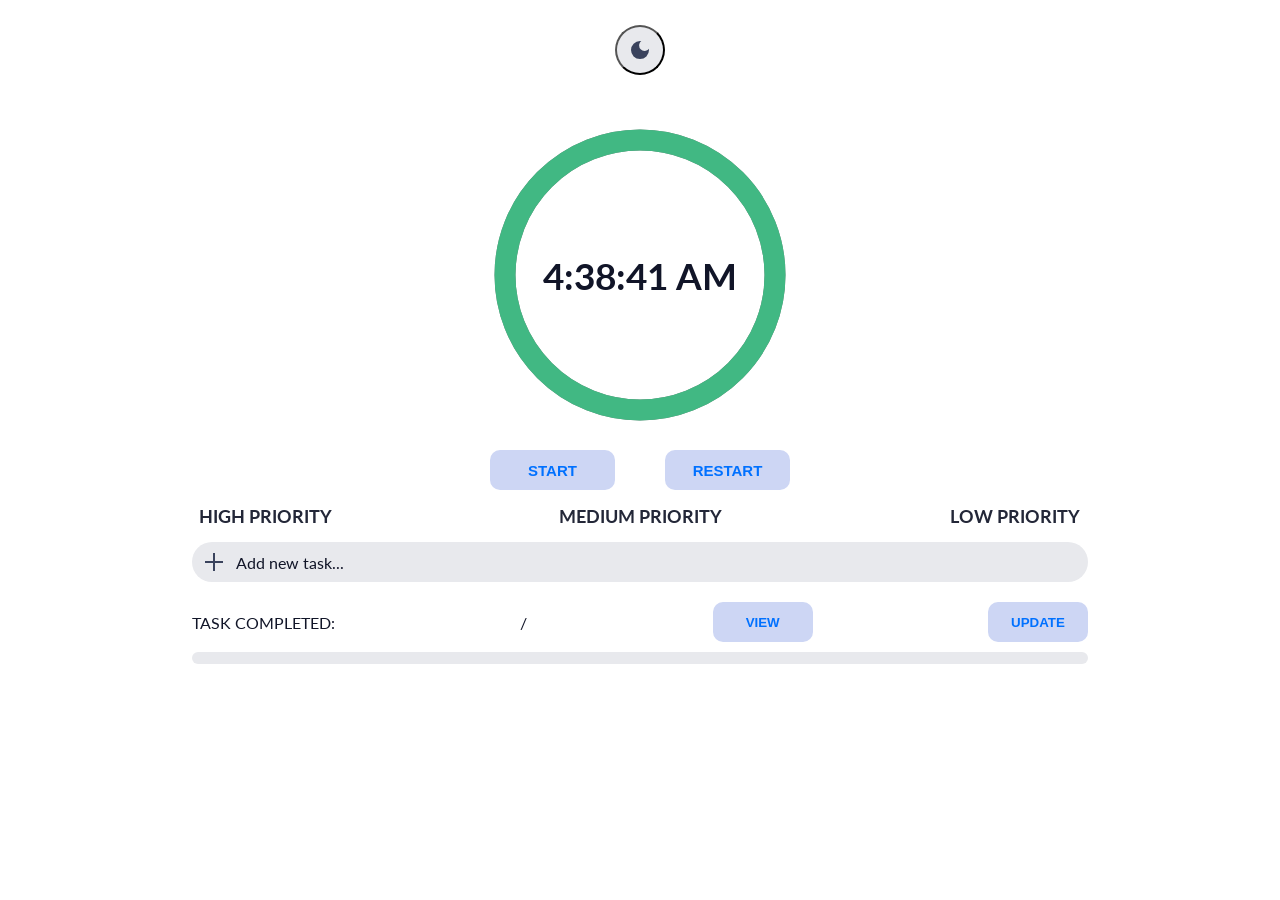
<file: index.html>
<!DOCTYPE html>
<html lang="en">

<head>
    <meta charset="UTF-8">
    <meta name="viewport" content="width=device-width, initial-scale=1.0">
    <link rel="stylesheet" href="main.css">
    <link rel="preconnect" href="https://fonts.googleapis.com">
    <link rel="preconnect" href="https://fonts.gstatic.com" crossorigin>
    <link href="https://fonts.googleapis.com/css2?family=Lato:ital,wght@0,100;0,300;0,400;0,700;0,900;1,100;1,300;1,400;1,700;1,900&display=swap" rel="stylesheet">
    <script type="text/javascript" src="main.js" defer></script>
    <title>BLOCK</title>
</head>

<body>
    <header id="header">
        <button id="theme-switch">
            <!--DARK--> <svg xmlns="http://www.w3.org/2000/svg" height="24px" viewBox="0 -960 960 960" width="24px"
                fill="#e3e3e3">
                <path
                    d="M480-120q-150 0-255-105T120-480q0-150 105-255t255-105q14 0 27.5 1t26.5 3q-41 29-65.5 75.5T444-660q0 90 63 153t153 63q55 0 101-24.5t75-65.5q2 13 3 26.5t1 27.5q0 150-105 255T480-120Z" />
            </svg>
            <!--LIGHT--><svg xmlns="http://www.w3.org/2000/svg" height="24px" viewBox="0 -960 960 960" width="24px" 
                fill="#EA3323">
                <path
                    d="M440-800v-120h80v120h-80Zm0 760v-120h80v120h-80Zm360-400v-80h120v80H800Zm-760 0v-80h120v80H40Zm708-252-56-56 70-72 58 58-72 70ZM198-140l-58-58 72-70 56 56-70 72Zm564 0-70-72 56-56 72 70-58 58ZM212-692l-72-70 58-58 70 72-56 56Zm98 382q-70-70-70-170t70-170q70-70 170-70t170 70q70 70 70 170t-70 170q-70 70-170 70t-170-70Z"/>
                </svg>
        </button>
    </header>

    <div id="time-wrapper" class="time-wrapper show-clock">
        <div class="time-box" id="time-box">
            <div class="input-mode">
                <input placeholder="00" id="hour-input">
                <span>:</span>
                <input placeholder="00" id="min-input">
                <span>:</span>
                <input placeholder="00" id="sec-input">
            </div>
        </div>
        <div id="timer"></div>
        <h1 id="current-time" class="clock">12:00:00</h1>
    </div>

    <div class="button-wrapper">
        <button class="item item-1" id="start-button">START</button>
        <button class="item item-2" id="restart-button">RESTART</button>
    </div>

    <div class="priority-wrapper">
        <div class="priority">
            <b>
                <div class="prio">HIGH PRIORITY</div>
            </b>
            <div class="list" id="high-list">

            </div>
        </div>
        <div class="priority">
            <b>
                <div class="prio">MEDIUM PRIORITY</div>
            </b>
            <div class="list" id="medium-list">

            </div>
        </div>
        <div class="priority">
            <b>
                <div class="prio">LOW PRIORITY</div>
            </b>
            <div class="list" id="low-list">

            </div>
        </div>
    </div>

    <div class="add-wrapper">
        <!--ADD--> <svg xmlns="http://www.w3.org/2000/svg" height="24px" viewBox="0 -960 960 960" width="24px"
            fill="#e3e3e3">
            <path d="M440-120v-320H120v-80h320v-320h80v320h320v80H520v320h-80Z" />
        </svg>
        <div class="new-task" id="add-task">Add new task...</div>
    </div>

    <div class="pop-wrapper" id="pop-wrapper">
        <div class="pop-content">
            <div class="pop-header">
                <h3>New Task</h3>
                <!--CROSS--> <svg id="close-task" xmlns="http://www.w3.org/2000/svg" height="24px"
                    viewBox="0 -960 960 960" width="24px" fill="#e3e3e3">
                    <path
                        d="m256-200-56-56 224-224-224-224 56-56 224 224 224-224 56 56-224 224 224 224-56 56-224-224-224 224Z" />
                </svg>
            </div>
            <div class="title-wrapper-wrap">
                <div class="title-wrapper">
                    <!--TITLE--> <svg xmlns="http://www.w3.org/2000/svg" height="24px" viewBox="0 -960 960 960"
                        width="24px" fill="#e3e3e3">
                        <path
                            d="M200-120q-33 0-56.5-23.5T120-200v-560q0-33 23.5-56.5T200-840h357l-80 80H200v560h560v-278l80-80v358q0 33-23.5 56.5T760-120H200Zm280-360ZM360-360v-170l367-367q12-12 27-18t30-6q16 0 30.5 6t26.5 18l56 57q11 12 17 26.5t6 29.5q0 15-5.5 29.5T897-728L530-360H360Zm481-424-56-56 56 56ZM440-440h56l232-232-28-28-29-28-231 231v57Zm260-260-29-28 29 28 28 28-28-28Z" />
                    </svg>
                    <b>
                        <div class="title">Title</div>
                    </b>
                    <input type="text" id="task-input">
                </div>
                <div class="pop-priority-wrapper">
                    <!--PRIORITY--> <svg xmlns="http://www.w3.org/2000/svg" height="24px" viewBox="0 -960 960 960"
                        width="24px" fill="#e3e3e3">
                        <path d="M120-240v-80h240v80H120Zm0-200v-80h480v80H120Zm0-200v-80h720v80H120Z" />
                    </svg>
                    <b>
                        <div class="pop-priority">Priority</div>
                    </b>
                    <div class="pop-priority-class">
                        <button class="high priority-class" data-priority="high">High</button>
                        <button class="medium priority-class" data-priority="medium">Medium</button>
                        <button class="low priority-class" data-priority="low">Low</button>
                    </div>
                </div>
            </div>
            <hr>
            <div class="actions">
                <button id="reset-task">Reset</button>
                <button id="save-task">Save</button>
            </div>
        </div>
    </div>

    <div class="task-wrapper">
        <div class="task-completed">TASK COMPLETED:</div>
        <div class="task-status">
            <div class="task-finished" id="finished">0</div>
            /
            <div class="task-unfinished" id="unfinished">0</div>
        </div>
        <button id="view-button">VIEW</button>
        <button id="update-button">UPDATE</button>
    </div>

    <div class="view-task-wrapper" id="view-wrapper">
        <div class="view-content">
            <div class="view-header">
                <h3>Finished Tasks</h3>
                <!--CROSS--> <svg id="close-view" xmlns="http://www.w3.org/2000/svg" height="24px"
                    viewBox="0 -960 960 960" width="24px" fill="#e3e3e3">
                    <path
                        d="m256-200-56-56 224-224-224-224 56-56 224 224 224-224 56 56-224 224 224 224-56 56-224-224-224 224Z" />
                </svg>
            </div>
            <div id="task-view-wrapper" class="task-view-wrapper">
            </div>
        </div>
    </div>

    <div class="skills-bar">
        <div class="progress-line-wrapper">
            <div class="progress-line"><span id="progress-fill"></span></div>
        </div>
    </div>
</body>

</html>
</file>
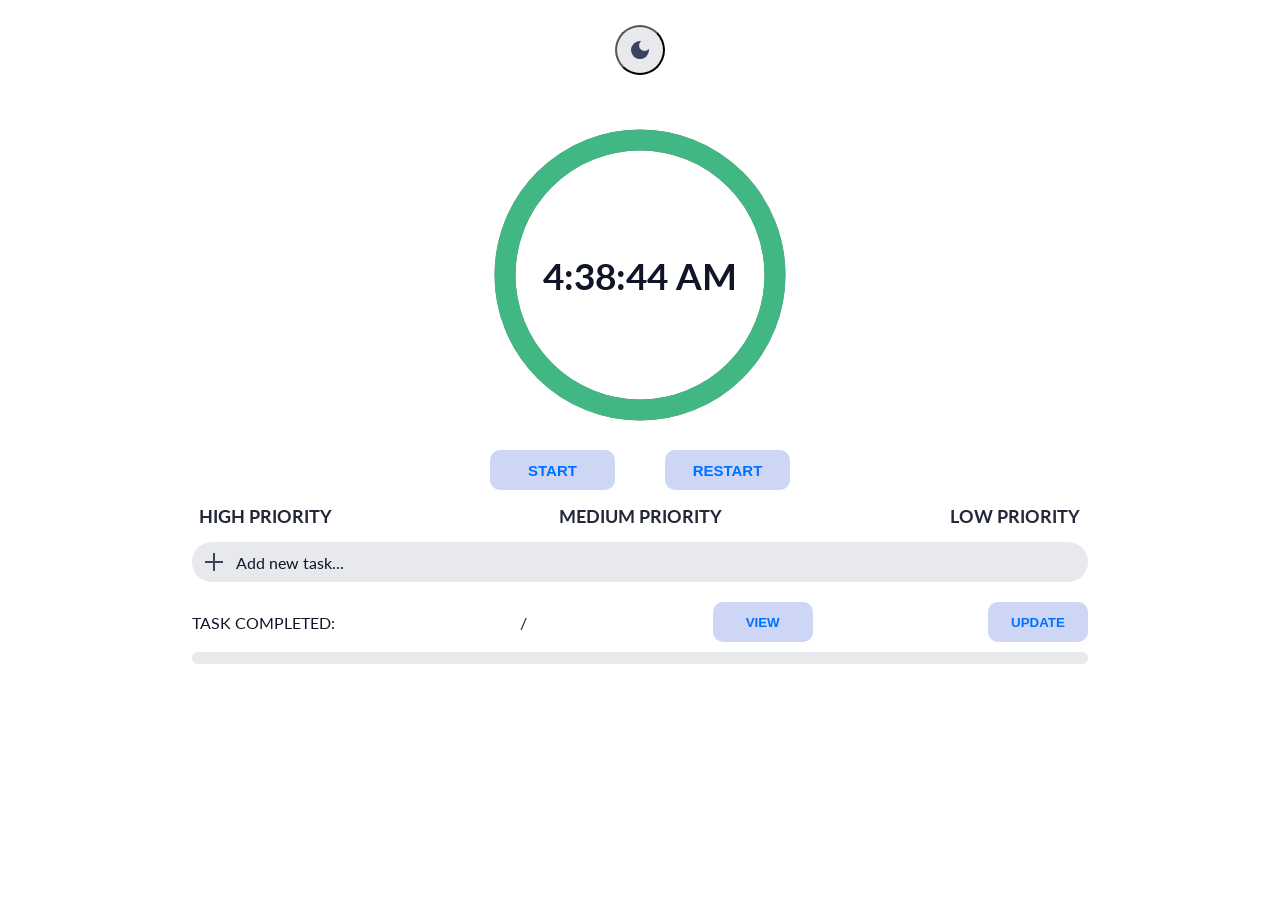
<file: main.html>
<!DOCTYPE html>
<html lang="en">

<head>
    <meta charset="UTF-8">
    <meta name="viewport" content="width=device-width, initial-scale=1.0">
    <link rel="stylesheet" href="main.css">
    <link rel="preconnect" href="https://fonts.googleapis.com">
    <link rel="preconnect" href="https://fonts.gstatic.com" crossorigin>
    <link href="https://fonts.googleapis.com/css2?family=Lato:ital,wght@0,100;0,300;0,400;0,700;0,900;1,100;1,300;1,400;1,700;1,900&display=swap" rel="stylesheet">
    <script type="text/javascript" src="main.js" defer></script>
    <title>BLOCK</title>
</head>

<body>
    <header id="header">
        <button id="theme-switch">
            <!--DARK--> <svg xmlns="http://www.w3.org/2000/svg" height="24px" viewBox="0 -960 960 960" width="24px"
                fill="#e3e3e3">
                <path
                    d="M480-120q-150 0-255-105T120-480q0-150 105-255t255-105q14 0 27.5 1t26.5 3q-41 29-65.5 75.5T444-660q0 90 63 153t153 63q55 0 101-24.5t75-65.5q2 13 3 26.5t1 27.5q0 150-105 255T480-120Z" />
            </svg>
            <!--LIGHT--><svg xmlns="http://www.w3.org/2000/svg" height="24px" viewBox="0 -960 960 960" width="24px" 
                fill="#EA3323">
                <path
                    d="M440-800v-120h80v120h-80Zm0 760v-120h80v120h-80Zm360-400v-80h120v80H800Zm-760 0v-80h120v80H40Zm708-252-56-56 70-72 58 58-72 70ZM198-140l-58-58 72-70 56 56-70 72Zm564 0-70-72 56-56 72 70-58 58ZM212-692l-72-70 58-58 70 72-56 56Zm98 382q-70-70-70-170t70-170q70-70 170-70t170 70q70 70 70 170t-70 170q-70 70-170 70t-170-70Z"/>
                </svg>
        </button>
    </header>

    <div id="time-wrapper" class="time-wrapper show-clock">
        <div class="time-box" id="time-box">
            <div class="input-mode">
                <input placeholder="00" id="hour-input">
                <span>:</span>
                <input placeholder="00" id="min-input">
                <span>:</span>
                <input placeholder="00" id="sec-input">
            </div>
        </div>
        <div id="timer"></div>
        <h1 id="current-time" class="clock">12:00:00</h1>
    </div>

    <div class="button-wrapper">
        <button class="item item-1" id="start-button">START</button>
        <button class="item item-2" id="restart-button">RESTART</button>
    </div>

    <div class="priority-wrapper">
        <div class="priority">
            <b>
                <div class="prio">HIGH PRIORITY</div>
            </b>
            <div class="list" id="high-list">

            </div>
        </div>
        <div class="priority">
            <b>
                <div class="prio">MEDIUM PRIORITY</div>
            </b>
            <div class="list" id="medium-list">

            </div>
        </div>
        <div class="priority">
            <b>
                <div class="prio">LOW PRIORITY</div>
            </b>
            <div class="list" id="low-list">

            </div>
        </div>
    </div>

    <div class="add-wrapper">
        <!--ADD--> <svg xmlns="http://www.w3.org/2000/svg" height="24px" viewBox="0 -960 960 960" width="24px"
            fill="#e3e3e3">
            <path d="M440-120v-320H120v-80h320v-320h80v320h320v80H520v320h-80Z" />
        </svg>
        <div class="new-task" id="add-task">Add new task...</div>
    </div>

    <div class="pop-wrapper" id="pop-wrapper">
        <div class="pop-content">
            <div class="pop-header">
                <h3>New Task</h3>
                <!--CROSS--> <svg id="close-task" xmlns="http://www.w3.org/2000/svg" height="24px"
                    viewBox="0 -960 960 960" width="24px" fill="#e3e3e3">
                    <path
                        d="m256-200-56-56 224-224-224-224 56-56 224 224 224-224 56 56-224 224 224 224-56 56-224-224-224 224Z" />
                </svg>
            </div>
            <div class="title-wrapper-wrap">
                <div class="title-wrapper">
                    <!--TITLE--> <svg xmlns="http://www.w3.org/2000/svg" height="24px" viewBox="0 -960 960 960"
                        width="24px" fill="#e3e3e3">
                        <path
                            d="M200-120q-33 0-56.5-23.5T120-200v-560q0-33 23.5-56.5T200-840h357l-80 80H200v560h560v-278l80-80v358q0 33-23.5 56.5T760-120H200Zm280-360ZM360-360v-170l367-367q12-12 27-18t30-6q16 0 30.5 6t26.5 18l56 57q11 12 17 26.5t6 29.5q0 15-5.5 29.5T897-728L530-360H360Zm481-424-56-56 56 56ZM440-440h56l232-232-28-28-29-28-231 231v57Zm260-260-29-28 29 28 28 28-28-28Z" />
                    </svg>
                    <b>
                        <div class="title">Title</div>
                    </b>
                    <input type="text" id="task-input">
                </div>
                <div class="pop-priority-wrapper">
                    <!--PRIORITY--> <svg xmlns="http://www.w3.org/2000/svg" height="24px" viewBox="0 -960 960 960"
                        width="24px" fill="#e3e3e3">
                        <path d="M120-240v-80h240v80H120Zm0-200v-80h480v80H120Zm0-200v-80h720v80H120Z" />
                    </svg>
                    <b>
                        <div class="pop-priority">Priority</div>
                    </b>
                    <div class="pop-priority-class">
                        <button class="high priority-class" data-priority="high">High</button>
                        <button class="medium priority-class" data-priority="medium">Medium</button>
                        <button class="low priority-class" data-priority="low">Low</button>
                    </div>
                </div>
            </div>
            <hr>
            <div class="actions">
                <button id="reset-task">Reset</button>
                <button id="save-task">Save</button>
            </div>
        </div>
    </div>

    <div class="task-wrapper">
        <div class="task-completed">TASK COMPLETED:</div>
        <div class="task-status">
            <div class="task-finished" id="finished">0</div>
            /
            <div class="task-unfinished" id="unfinished">0</div>
        </div>
        <button id="view-button">VIEW</button>
        <button id="update-button">UPDATE</button>
    </div>

    <div class="view-task-wrapper" id="view-wrapper">
        <div class="view-content">
            <div class="view-header">
                <h3>Finished Tasks</h3>
                <!--CROSS--> <svg id="close-view" xmlns="http://www.w3.org/2000/svg" height="24px"
                    viewBox="0 -960 960 960" width="24px" fill="#e3e3e3">
                    <path
                        d="m256-200-56-56 224-224-224-224 56-56 224 224 224-224 56 56-224 224 224 224-56 56-224-224-224 224Z" />
                </svg>
            </div>
            <div id="task-view-wrapper" class="task-view-wrapper">
            </div>
        </div>
    </div>

    <div class="skills-bar">
        <div class="progress-line-wrapper">
            <div class="progress-line"><span id="progress-fill"></span></div>
        </div>
    </div>
</body>

</html>
</file>
<file: main.css>
:root {
    --base-color: white;
    --base-variant: #e8e9ed;
    --button-color: #cdd6f4;
    --text-color: #111528;
    --secondary-text: #232738;
    --primary-color: #3a435d;
    --accent-color: #0071ff;
    --decent-color: #cdd6f4;
}

.darkmode {
    --base-color: #1e1e2e;
    --base-variant: #343434;
    --button-color: #cdd6f4;
    --text-color: #ffffff;
    --secondary-text: #cb6ce6;
    --primary-color: #cdd6f4;
    --accent-color: #5170ff;
    --decent-color: #4d6aec;
}

/* HEADER */
#header {
    width: 100%;
    height: 100px;
    box-sizing: border-box;
    overflow: visible;
    display: flex;
    position: relative;
    justify-content: center;
    align-items: center;
    padding: 0 60px;
}

#theme-switch {
    height: 50px;
    width: 50px;
    border-radius: 50%;
    background-color: var(--base-variant);
    display: flex;
    justify-content: center;
    align-items: center;
    position: absolute;
}

#theme-switch svg {
    fill: var(--primary-color);
}

#theme-switch svg:last-child {
    display: none;
}

/* LINK */
a {
    text-decoration: none;
    font-size: large;
}

#progress, #about {
    color: var(--accent-color);
}

/* DARKMODE */
.darkmode #theme-switch svg:first-child {
    display: none;
}

.darkmode #theme-switch svg:last-child {
    display: block;
}

/* TIME WRAPPER */
#time-wrapper {
    display: flex;
    justify-content: space-evenly;
    align-items: center;
    position: relative;
    margin-top: 25px;
}

/* DEFAULT */
.time-box input {
    width: 50px;
    height: 50px;
    border: none;
    border-bottom: 2px solid #999;
    outline: none;
    padding: 8px 4px;
    background: transparent;
    font-size: 44px;
    font-family: "Lato", sans-serif;
    font-weight: 400;
    font-style: normal;
    color: var(--text-color);
}

.time-box {
    opacity: 0;
    display: none;
    position: absolute;
    z-index: 99999;
}

.time-box.active {
    display: flex;
    opacity: 1;
}

#time-wrapper .base-timer__label {
    opacity: 0;
}

#time-wrapper .clock {
    opacity: 0;
} 

#time-wrapper.show-timer .base-timer__label { opacity: 1; }
#time-wrapper.show-clock .clock { opacity: 1; }

/*
#time-wrapper:hover .base-timer__label {
    opacity: 1;
}

#time-wrapper:hover #current-time {
    opacity: 0;
} */

#time-wrapper, #current-time {
    transition: opacity 0.25s ease;
}

/* TIMER */
.base-timer {
    width: 300px;
    height: 300px;  
}

.base-timer__svg {
    transform: scaleX(-1);
}

.base-timer__circle {
    fill: none;
    stroke: none;
}

.base-timer__path-elapsed {
    stroke-width: 7px;
    stroke: grey;
}

.base-timer__path-remaining {
    stroke-width: 7px;
    stroke-linecap: round;
    transform: rotate(90deg);
    transform-origin: center;
    transition: 1s linear all;
    fill-rule: nonzero;
    stroke: currentColor;
}

.base-timer__path-remaining.green {
    color: rgb(65, 184, 131);
}

.base-timer__path-remaining.orange {
    color: orange;
}

.base-timer__path-remaining.red {
    color: red;
}

.base-timer__label {
    position: absolute;
    top: 50%;
    left: 50%;
    transform: translate(-50%, -50%);
    font-size: 48px;
}

.base-timer__label:hover {
    color: #0071ff;
    cursor: pointer;
}

/* REAL TIME */
#current-time {
    position: absolute;
    left: 50%;
    transform: translateX(-50%);
    font-size: 37px;
}

/* BUTTON WRAPPER */
.button-wrapper {
    display: flex;
    justify-content: center;
    gap: 50px;
    margin-top: 25px;
}

.item {
    width: 125px;
    height: 40px;
    background-color: var(--button-color);
    color: var(--accent-color);
    align-items: center;
    text-align: center;
    border-radius: 10px;
    border: none;
    font-size: 15px;
    font-weight: bolder;
}

/* PRIORITY WRAPPER */
.priority-wrapper {
    display: flex;
    justify-content: space-evenly;
    margin-top: 15px;
    width: 100%;
}

.priority {
    text-align: center;
    font-size: large;
    width: 220px;
}

.prio {
    color: var(--secondary-text);
}

.list {
    max-width: 100%;
    max-height: 100px;
    overflow-y: auto;
    direction: rtl;
    text-align: justify;
}

.list-item {
    direction: ltr;
}

/* ADD WRAPPER */
.add-wrapper {
    width: 70%;
    height: 40px;
    background-color: var(--base-variant);
    display: flex;
    align-items: center;
    border-radius: 50px;
    margin: 15px auto;
    gap: 10px;
    cursor: pointer;
}

.add-wrapper svg {
    margin-left: 10px;
}

/* POP UP WRAPPER */
.pop-wrapper {
    position: fixed;
    width: 100%;
    height: 100%;
    inset: 0;
    background: rgba(0,0,0,0.5);
    backdrop-filter: blur(2px);
    -webkit-backdrop-filter: blur(2px);

    display: none;
    justify-content: center;
    align-items: center;
}

.pop-wrapper.active {
    display: flex;
    z-index: 99999;
}

.pop-content {
    width: 35%;
    height: 26.5%;
    background-color: var(--decent-color);
    border-radius: 10px;
}

.pop-header {
    display: flex;
    box-sizing: border-box;
    overflow: visible;
    justify-content: space-between;
    align-items: center;
    margin-top: 12px;
    padding: 0 20px;
}

.title-wrapper {
    display: flex;
    box-sizing: border-box;
    overflow: visible;
    margin-top: 10px;
    padding: 0 20px;
    align-items: center;
}

.title {
    margin-left: 10px;
}

#task-input {
    margin-left: 80px;
    width: 305px;
}

.pop-priority-wrapper {
    display: flex;
    box-sizing: border-box;
    overflow: visible;
    justify-content: baseline;
    margin-top: 15px;
    padding: 0 20px;
}

.pop-priority-wrapper svg {
    margin-top: 5px;
}

.pop-priority {
    margin-left: 10px;
    margin-top: 7px;
}

.pop-priority-class {
    width: 305px;
    display: flex;
    justify-content: space-between;
    align-items: center;
    margin-left: 59px;
}

.priority-class {
    width: 95px;
    height: 35px;
    border-radius: 3px;
    display: flex;
    justify-content: center;
    align-items: center;
    opacity: 0.5s;
}

.priority-class.active {
    opacity: 1;
    border: 2px solid white;
}

hr {
    height: 2px;
    margin: 15px 20px;
    margin-right: 30px;
    color: var(--text-color);
    background: var(--text-color);
    font-size: 0;
    border: 0;
}

.actions {
    display: flex;
    box-sizing: border-box;
    overflow: visible;
    justify-content: flex-end;
    margin-top: 15px;
    padding: 0 25px;
    gap: 10px;
}

#reset-task, #save-task {
    width: 80px;
    height: 35px;
    font-size: medium;
}

/* TASK WRAPPER */
.task-wrapper {
    margin-top: 20px;
    width: 100%;
    display: flex;
    overflow: visible;
    box-sizing: border-box;
    justify-content: space-between;
    align-items: center;
    padding: 0 15% 0 15%;
}

.task-status {
    display: flex;
    gap: 10px;
}

#view-button, #update-button {
    background-color: var(--button-color);
    color: var(--accent-color);
    font-weight: 700;
    width: 100px;
    height: 40px;
    border: none;
    border-radius: 10px;
}

/* VIEW TASKS */
.view-task-wrapper {
    position: fixed;
    width: 100%;
    height: 100%;
    inset: 0;
    background: rgba(0,0,0,0.5);
    backdrop-filter: blur(2px);
    -webkit-backdrop-filter: blur(2px);

    display: none;
    justify-content: center;
    align-items: center;
}

.view-task-wrapper.active {
    display: flex;
    z-index: 99999;
}

.view-content {
    width: 50%;
    height: 80%;
    background-color: var(--decent-color);
    border-radius: 10px;
}

.view-header {
    display: flex;
    box-sizing: border-box;
    overflow: visible;
    justify-content: space-between;
    padding: 12px 20px;
}

.task-view-wrapper {
    max-height: 90%;
    overflow-y: auto;
    direction: rtl;
}

.task-view-item {
    display: flex;
    box-sizing: border-box;
    overflow: visible;
    justify-content: space-between;
    align-items: center;
    padding: 2px 20px;
    direction: ltr;
}

.view-task {
    max-width: 82%;
    font-family: "Lato", sans-serif;
    font-weight: 400;
    font-style: normal;
}

.view-priority {
    width: 100px;
    height: 35px;
    font-size: 15px;
    font-family: "Lato", sans-serif;
    font-weight: 400;
    font-style: normal;
}

/* PROGRESS BAR */
.skills-bar {
    display: flex;
    justify-content: center;
    margin-top: 10px;
}

.progress-line-wrapper {
    width: 70%;
}

.progress-line {
    height: 12px;
    width: 100%;
    background-color: var(--base-variant);
    border-radius: 10px;
    display: flex;
}

.progress-line-wrapper span {
    height: 12px;
    width: 0;
    background-color: var(--accent-color);
    border-radius: 10px;
    transition: width 2s ease;
}

* {
    margin: 0;
    padding: 0;
}

html {
    font-family: "Lato", sans-serif;
    font-weight: 400;
    font-style: normal;
}

body {
    min-height: 100vh;
    background-color: var(--base-color);
    color: var(--text-color);
    user-select: none;
    -webkit-user-select: none;
    -ms-user-select: none;
}

svg {
    fill: var(--primary-color);
}
</file>
